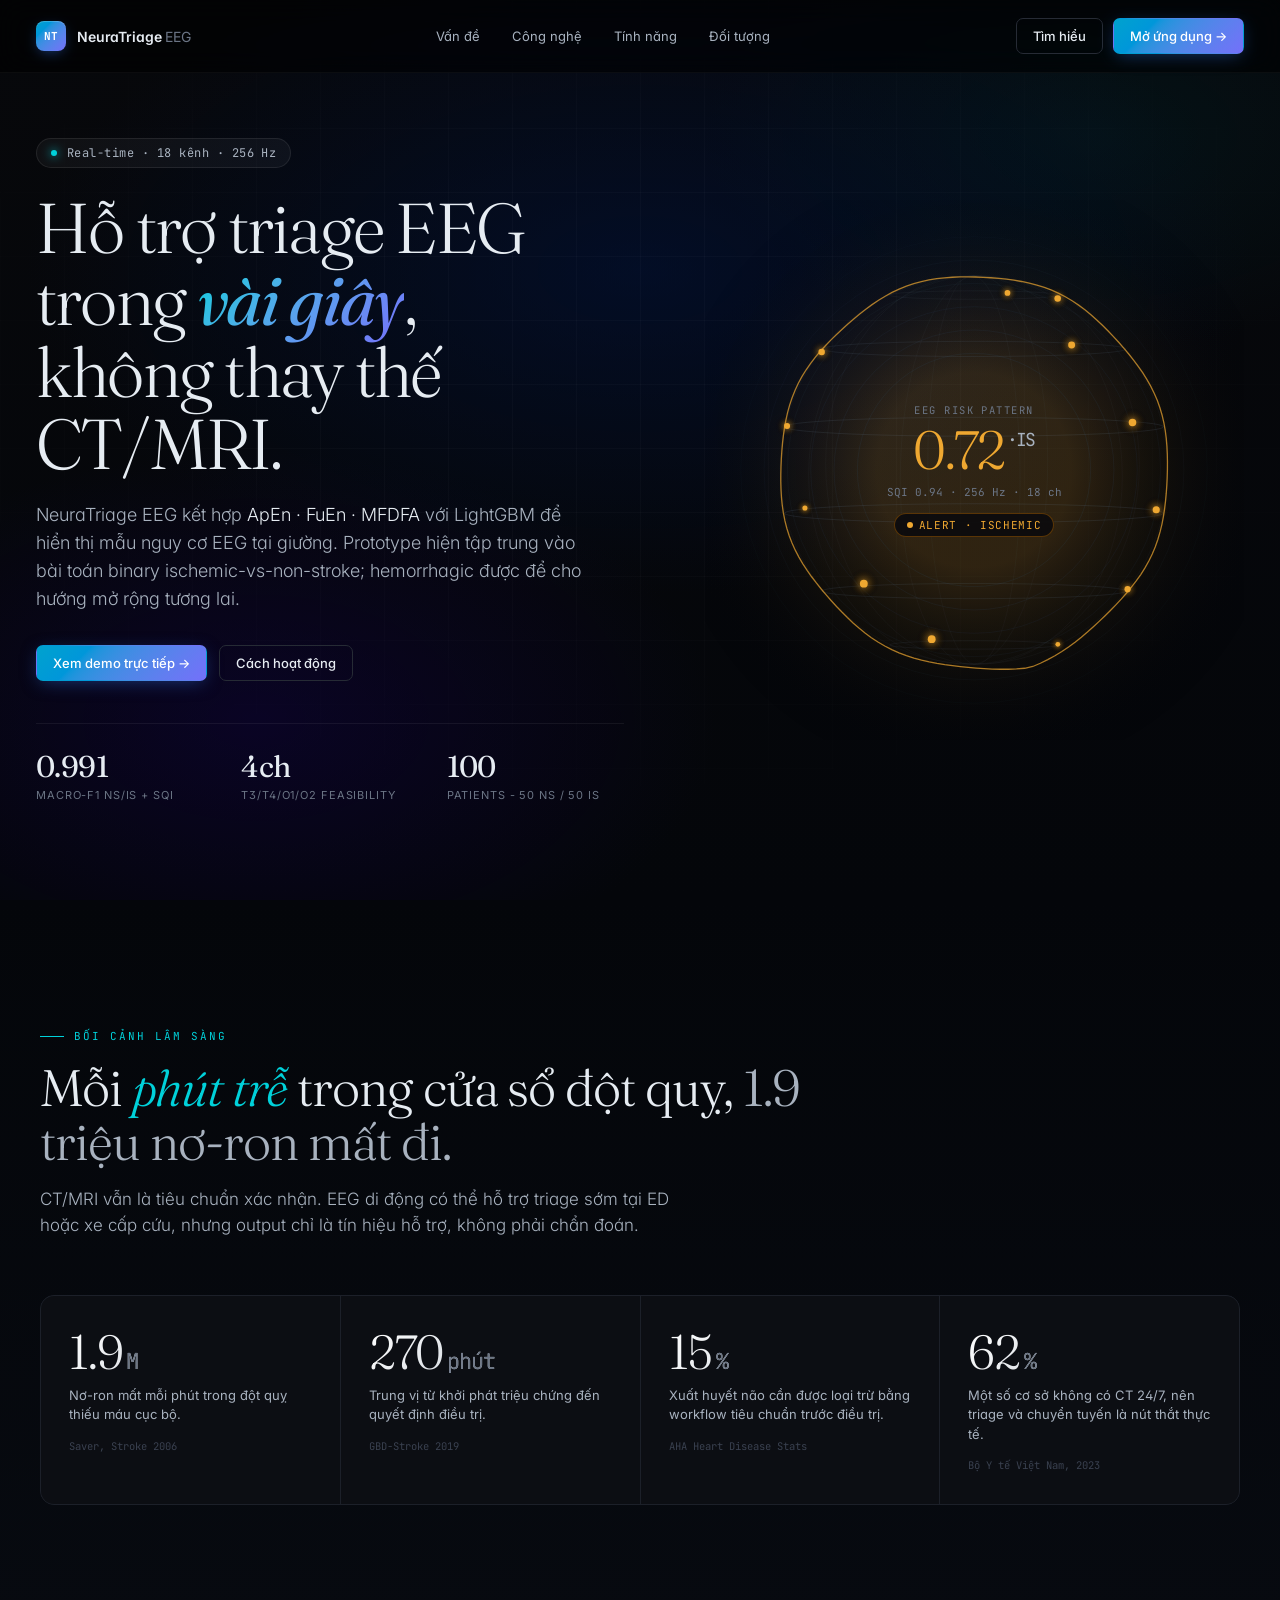
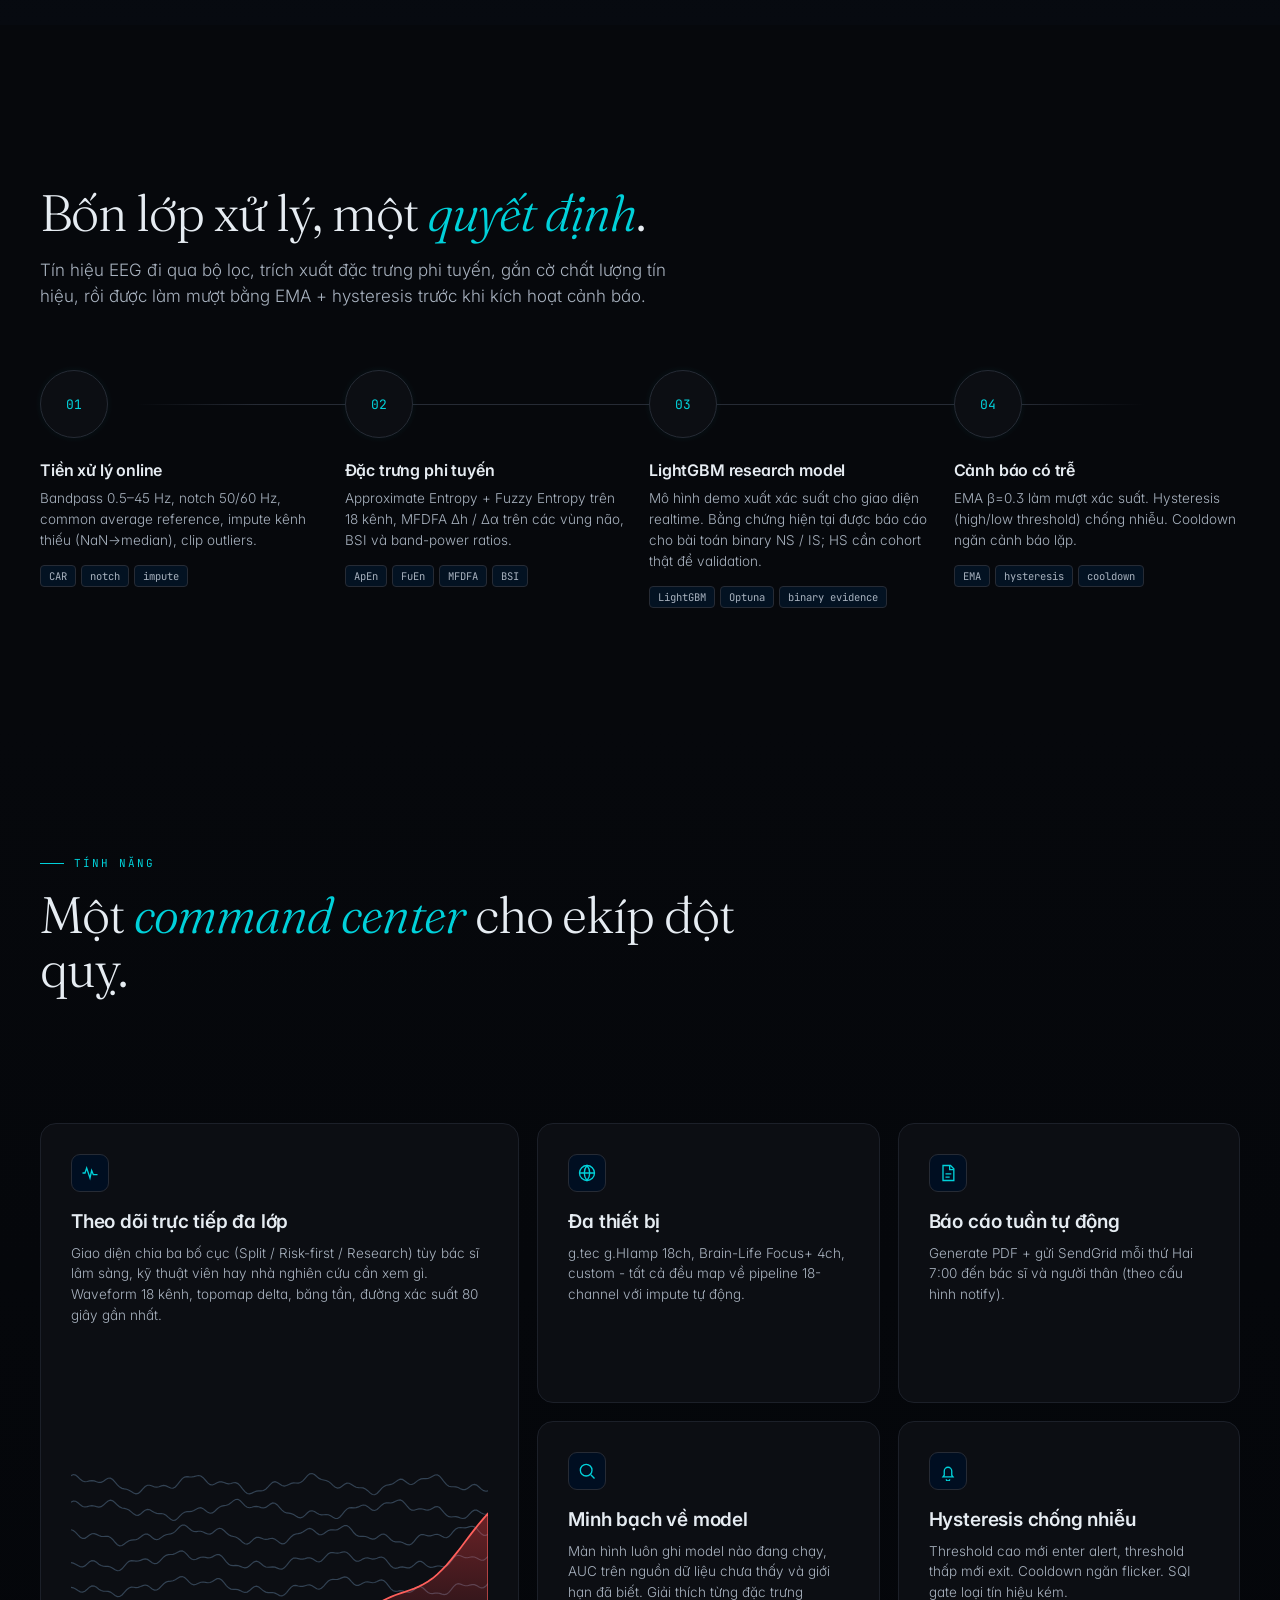
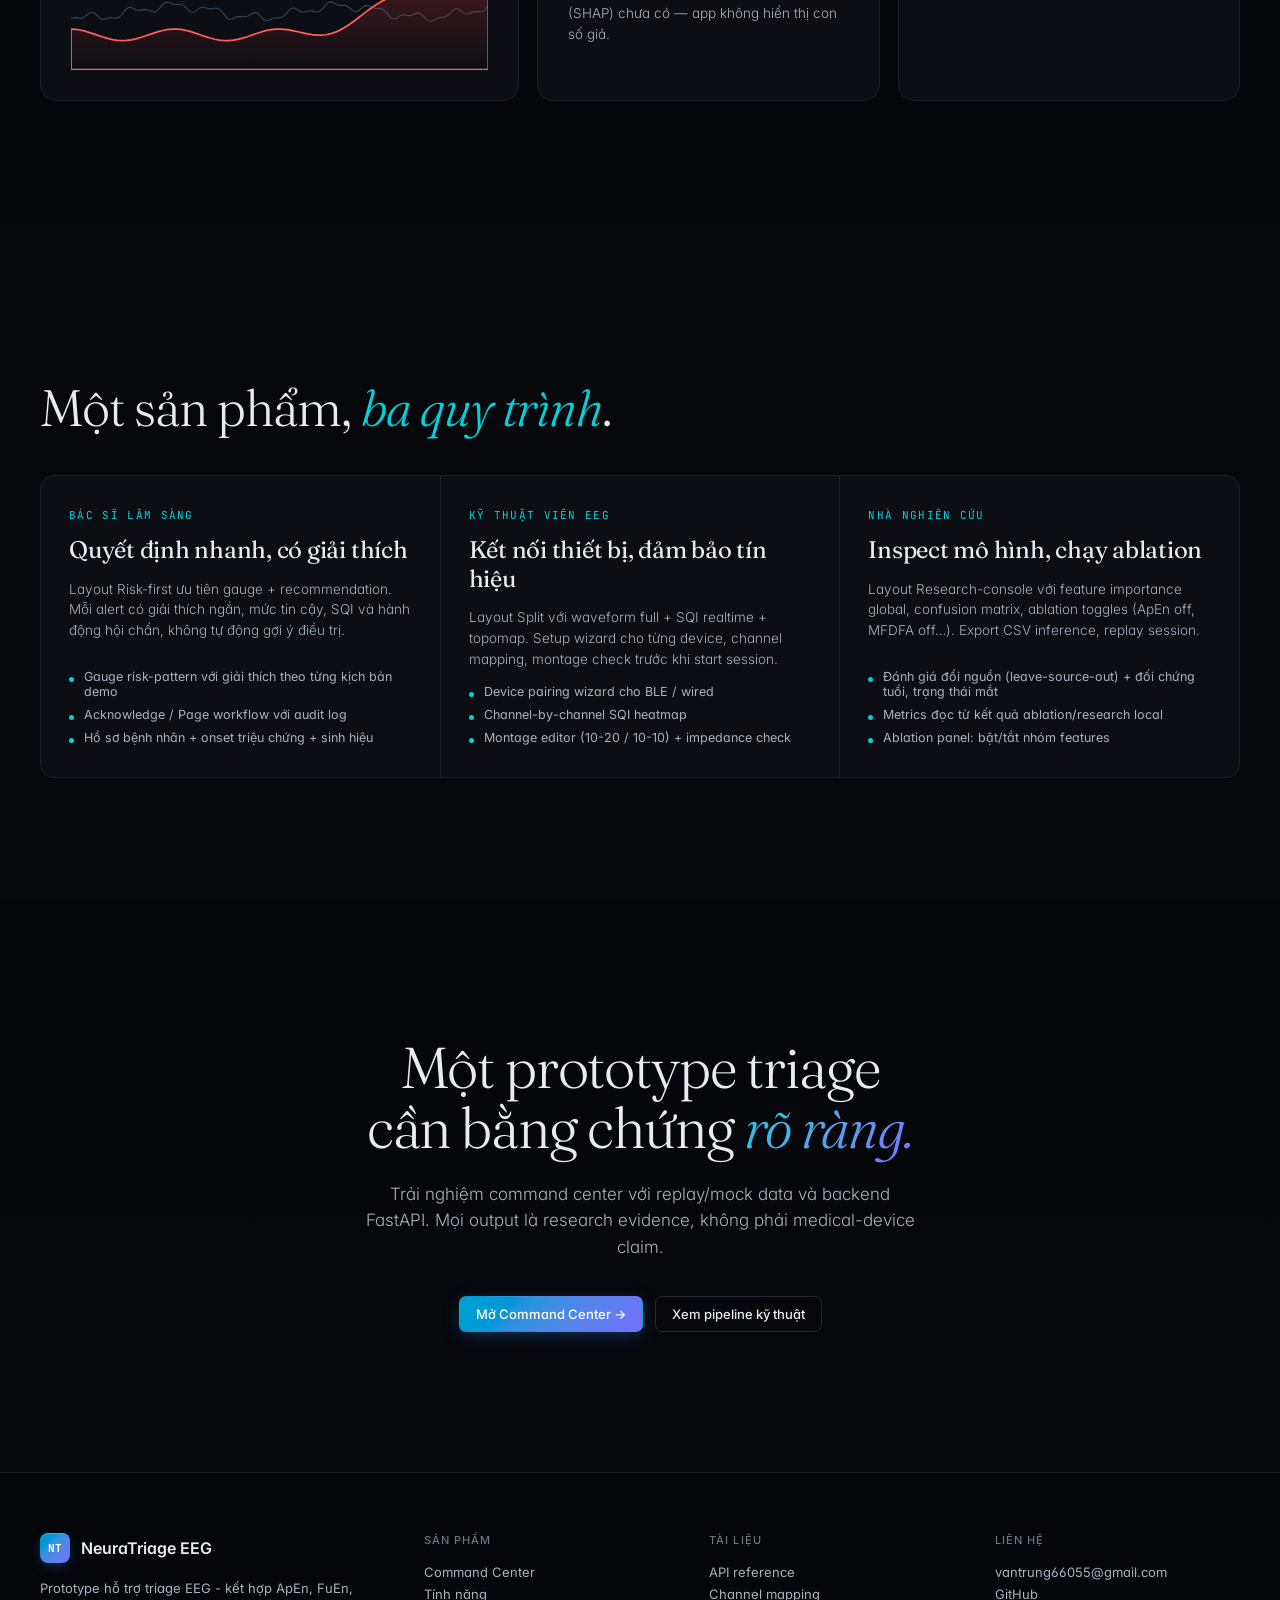
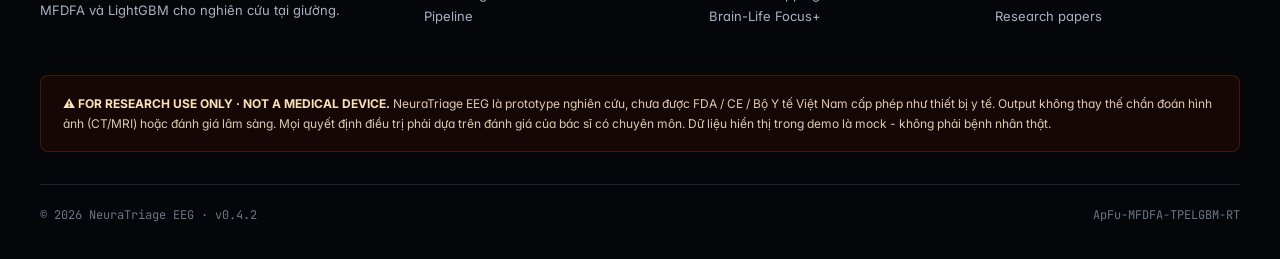
<file: backend/frontend/landing.html>
﻿<!DOCTYPE html>
<html lang="vi">
<head>
<meta charset="UTF-8">
<title>NeuraTriage EEG - EEG triage research prototype</title>
<meta name="viewport" content="width=device-width, initial-scale=1">
<link rel="preconnect" href="https://fonts.googleapis.com">
<link rel="preconnect" href="https://fonts.gstatic.com" crossorigin>
<link href="https://fonts.googleapis.com/css2?family=Inter:wght@300;400;500;600;700;800&family=JetBrains+Mono:wght@400;500;600&family=Fraunces:opsz,wght@9..144,300;9..144,400;9..144,500&display=swap" rel="stylesheet">
<style>
:root{
  --ink:#e6ecf2; --ink-2:#a8b2bf; --ink-3:#6b7585; --ink-4:#3a4150;
  --bg:#07080b; --bg-2:#0c0e13; --bg-3:#13161d; --line:#1c2029; --line-2:#262b35;
  --cyan:oklch(0.78 0.14 200); --cyan-2:oklch(0.65 0.15 220);
  --violet:oklch(0.62 0.20 280); --violet-2:oklch(0.50 0.22 285);
  --amber:oklch(0.78 0.15 75); --red:oklch(0.65 0.22 25); --green:oklch(0.72 0.16 152);
  --font-ui:"Inter",system-ui,sans-serif;
  --font-mono:"JetBrains Mono",ui-monospace,monospace;
  --font-display:"Fraunces",Georgia,serif;
}
*{box-sizing:border-box}
html,body{margin:0;padding:0;background:var(--bg);color:var(--ink);font-family:var(--font-ui);-webkit-font-smoothing:antialiased;font-feature-settings:"ss01","cv11";overflow-x:hidden}
a{color:inherit;text-decoration:none}
.mono{font-family:var(--font-mono);font-feature-settings:"tnum","zero"}
.display{font-family:var(--font-display);font-weight:400;letter-spacing:-0.02em}

/* ============ NAV ============ */
.nav{position:fixed;top:0;left:0;right:0;z-index:100;display:flex;align-items:center;justify-content:space-between;padding:18px 36px;backdrop-filter:blur(14px) saturate(140%);background:oklch(0.04 0.005 250 / 0.6);border-bottom:1px solid oklch(1 0 0 / 0.04)}
.nav-brand{display:flex;align-items:center;gap:11px;font-weight:600;letter-spacing:-0.01em;font-size:14px}
.nav-logo{width:30px;height:30px;border-radius:8px;background:linear-gradient(135deg,var(--cyan-2),var(--violet));display:grid;place-items:center;color:#fff;font-weight:700;font-size:11px;font-family:var(--font-mono);box-shadow:0 4px 14px -4px oklch(0.55 0.18 260 / 0.6),inset 0 1px 0 oklch(1 0 0 / 0.2)}
.nav-links{display:flex;gap:32px;font-size:13px;color:var(--ink-2)}
.nav-links a:hover{color:var(--ink)}
.nav-cta{display:flex;gap:10px;align-items:center}
.btn{font-family:inherit;font-size:13px;font-weight:500;padding:9px 16px;border-radius:7px;border:1px solid var(--line-2);background:transparent;color:var(--ink);cursor:pointer;display:inline-flex;align-items:center;gap:7px;transition:all .15s}
.btn:hover{background:oklch(1 0 0 / 0.04);border-color:oklch(1 0 0 / 0.18)}
.btn-primary{background:linear-gradient(135deg,var(--cyan-2),var(--violet));border-color:transparent;color:#fff;box-shadow:0 4px 18px -4px oklch(0.55 0.18 260 / 0.5)}
.btn-primary:hover{transform:translateY(-1px);box-shadow:0 8px 24px -4px oklch(0.55 0.18 260 / 0.65)}

/* ============ HERO ============ */
.hero{position:relative;min-height:100vh;display:flex;align-items:center;justify-content:center;overflow:hidden;padding:120px 36px 80px}
.hero-bg{position:absolute;inset:0;pointer-events:none;background:
  radial-gradient(ellipse 80% 60% at 50% 30%,oklch(0.20 0.10 250 / 0.5),transparent 60%),
  radial-gradient(ellipse 60% 50% at 20% 80%,oklch(0.18 0.14 280 / 0.4),transparent 60%),
  radial-gradient(ellipse 50% 40% at 85% 15%,oklch(0.22 0.10 200 / 0.35),transparent 60%),
  linear-gradient(180deg,#07080b 0%,#04060a 100%)}
.hero-grid{position:absolute;inset:0;background-image:linear-gradient(oklch(1 0 0 / 0.025) 1px,transparent 1px),linear-gradient(90deg,oklch(1 0 0 / 0.025) 1px,transparent 1px);background-size:64px 64px;mask-image:radial-gradient(ellipse 80% 70% at 50% 40%,black 30%,transparent 80%);-webkit-mask-image:radial-gradient(ellipse 80% 70% at 50% 40%,black 30%,transparent 80%);pointer-events:none}
.hero-inner{position:relative;z-index:5;width:100%;max-width:1280px;display:grid;grid-template-columns:1.05fr 1fr;gap:60px;align-items:center}
.hero-eyebrow{display:inline-flex;align-items:center;gap:10px;padding:6px 14px;border-radius:999px;background:oklch(1 0 0 / 0.04);border:1px solid oklch(1 0 0 / 0.08);font-size:12px;color:var(--ink-2);margin-bottom:24px;font-family:var(--font-mono);letter-spacing:0.04em}
.hero-eyebrow .pip{width:6px;height:6px;border-radius:50%;background:var(--cyan);box-shadow:0 0 10px var(--cyan);animation:pulse 1.6s ease-in-out infinite}
@keyframes pulse{0%,100%{opacity:1;transform:scale(1)}50%{opacity:0.5;transform:scale(1.5)}}
.hero h1{font-family:var(--font-display);font-weight:300;font-size:clamp(40px,5.5vw,76px);line-height:1.02;letter-spacing:-0.025em;margin:0 0 22px}
.hero h1 em{font-style:italic;font-weight:400;background:linear-gradient(135deg,var(--cyan),var(--violet));-webkit-background-clip:text;background-clip:text;color:transparent}
.hero p.lead{font-size:18px;line-height:1.55;color:var(--ink-2);max-width:560px;margin:0 0 32px;font-weight:300}
.hero-cta{display:flex;gap:12px;align-items:center;flex-wrap:wrap}
.hero-meta{display:flex;gap:28px;margin-top:42px;padding-top:28px;border-top:1px solid oklch(1 0 0 / 0.06)}
.hero-meta-item{flex:1}
.hero-meta-item .num{font-family:var(--font-display);font-size:30px;font-weight:400;letter-spacing:-0.02em;color:var(--ink);line-height:1}
.hero-meta-item .lbl{font-size:11px;color:var(--ink-3);text-transform:uppercase;letter-spacing:0.08em;margin-top:6px}

/* ============ SPHERE ============ */
.sphere-wrap{position:relative;width:100%;aspect-ratio:1;max-width:540px;justify-self:end}
.sphere-canvas{position:absolute;inset:0;width:100%;height:100%}
.sphere-readout{position:absolute;left:0;right:0;top:50%;transform:translateY(-50%);text-align:center;pointer-events:none}
.sphere-readout .label{font-size:10.5px;color:var(--ink-3);text-transform:uppercase;letter-spacing:0.14em;font-family:var(--font-mono);margin-bottom:6px}
.sphere-readout .val{font-family:var(--font-display);font-size:54px;font-weight:300;letter-spacing:-0.03em;line-height:1;color:var(--ink);transition:color .4s}
.sphere-readout .val .pct{font-family:var(--font-mono);font-size:18px;color:var(--ink-2);margin-left:2px;font-weight:400;vertical-align:top;position:relative;top:8px}
.sphere-readout .sub{font-size:11px;color:var(--ink-3);margin-top:8px;font-family:var(--font-mono)}
.sphere-readout .cls{margin-top:14px;display:inline-flex;gap:6px;padding:4px 12px;border-radius:999px;font-size:11px;font-family:var(--font-mono);letter-spacing:0.06em;border:1px solid;background:oklch(0.10 0.03 250 / 0.7);backdrop-filter:blur(8px)}

/* ============ SECTIONS ============ */
section{position:relative;padding:120px 36px}
.container{max-width:1200px;margin:0 auto}
.eyebrow{font-family:var(--font-mono);font-size:11px;color:var(--cyan);letter-spacing:0.18em;text-transform:uppercase;margin-bottom:18px;display:inline-flex;align-items:center;gap:10px}
.eyebrow::before{content:"";width:24px;height:1px;background:var(--cyan)}
h2.section-title{font-family:var(--font-display);font-size:clamp(32px,4vw,52px);line-height:1.05;letter-spacing:-0.02em;font-weight:300;margin:0 0 18px;max-width:780px}
h2.section-title em{font-style:italic;color:var(--cyan)}
p.section-lead{font-size:17px;line-height:1.55;color:var(--ink-2);max-width:640px;margin:0 0 56px;font-weight:300}

/* ============ PROBLEM ============ */
.problem{background:linear-gradient(180deg,#04060a 0%,#070a10 100%);position:relative;overflow:hidden}

/* Marquee facts — full-bleed background that rotates */
.problem-marquee{
  position:absolute;inset:0;pointer-events:none;z-index:0;
}
.problem-marquee .slide{
  position:absolute;inset:0;
  display:flex;align-items:center;justify-content:center;
  opacity:0;transition:opacity 1.2s ease;
}
.problem-marquee .slide.on{opacity:1}
.problem-marquee .num{
  font-family:var(--font-display);
  font-weight:300;
  letter-spacing:-0.06em;
  line-height:0.85;
  font-size:clamp(180px, 28vw, 440px);
  background:linear-gradient(180deg,
    oklch(0.30 0.08 25 / 0.18) 0%,
    oklch(0.20 0.06 25 / 0.05) 60%,
    transparent 100%);
  -webkit-background-clip:text;
  background-clip:text;
  color:transparent;
  white-space:nowrap;
  user-select:none;
  transform:scale(1);
  transition:transform 6s linear, opacity 1.2s ease;
}
.problem-marquee .slide.on .num{transform:scale(1.06)}
.problem-marquee .lbl-strip{
  position:absolute;left:0;right:0;bottom:8%;
  text-align:center;
  font-family:var(--font-mono);
  font-size:11px;letter-spacing:0.30em;text-transform:uppercase;
  color:oklch(0.55 0.10 25 / 0.55);
  pointer-events:none;
}
.problem-marquee .lbl-strip span{display:inline-block;padding:0 18px}
.problem-marquee .lbl-strip span.on{color:oklch(0.75 0.14 25);text-shadow:0 0 12px oklch(0.65 0.20 25 / 0.6)}
.problem-marquee::after{
  content:"";position:absolute;inset:0;
  background:radial-gradient(ellipse 80% 60% at 50% 50%, transparent 30%, #04060a 85%);
  pointer-events:none;
}

.problem .container{position:relative;z-index:1}
.problem-stats{display:grid;grid-template-columns:repeat(4,1fr);gap:1px;background:var(--line);border:1px solid var(--line);border-radius:14px;overflow:hidden;margin-top:40px}
.problem-stat{background:var(--bg-2);padding:32px 28px}
.problem-stat .n{font-family:var(--font-display);font-size:48px;font-weight:300;letter-spacing:-0.025em;line-height:1;background:linear-gradient(135deg,#fff,var(--ink-2));-webkit-background-clip:text;background-clip:text;color:transparent;margin-bottom:10px}
.problem-stat .n .small{font-size:22px;color:var(--ink-3);-webkit-text-fill-color:var(--ink-3);font-family:var(--font-mono);margin-left:4px}
.problem-stat .lbl{font-size:13px;color:var(--ink-2);line-height:1.5}
.problem-stat .src{font-size:10.5px;color:var(--ink-4);margin-top:14px;font-family:var(--font-mono)}

/* ============ HOW IT WORKS — pipeline ============ */
.pipeline{background:#06080c}
.pipeline-stages{display:grid;grid-template-columns:repeat(4,1fr);gap:18px;margin-top:60px;position:relative}
.pipeline-stages::before{content:"";position:absolute;top:34px;left:8%;right:8%;height:1px;background:linear-gradient(90deg,transparent,var(--line-2) 12%,var(--line-2) 88%,transparent);z-index:0}
.stage{position:relative;z-index:1}
.stage-idx{width:68px;height:68px;border-radius:50%;background:var(--bg-2);border:1px solid var(--line-2);display:grid;place-items:center;font-family:var(--font-mono);font-size:13px;color:var(--cyan);margin-bottom:22px;position:relative}
.stage-idx::after{content:"";position:absolute;inset:-6px;border-radius:50%;background:radial-gradient(circle,var(--cyan) 0%,transparent 70%);opacity:0.2;z-index:-1}
.stage h3{font-size:16px;font-weight:600;margin:0 0 8px;letter-spacing:-0.01em}
.stage p{font-size:13.5px;line-height:1.55;color:var(--ink-2);margin:0;font-weight:300}
.stage .tags{margin-top:14px;display:flex;flex-wrap:wrap;gap:5px}
.stage .tag{font-family:var(--font-mono);font-size:10.5px;padding:3px 8px;border-radius:4px;background:oklch(0.18 0.04 250);color:var(--ink-2);border:1px solid var(--line-2)}

/* ============ FEATURES grid ============ */
.features{background:linear-gradient(180deg,#06080c 0%,#04060a 100%)}
.feature-grid{display:grid;grid-template-columns:1.4fr 1fr 1fr;gap:18px;margin-top:50px}
.feature-grid .row-2{display:contents}
.feature-card{background:var(--bg-2);border:1px solid var(--line);border-radius:16px;padding:30px;position:relative;overflow:hidden;min-height:280px;display:flex;flex-direction:column}
.feature-card.tall{grid-row:span 2}
.feature-card h3{font-size:19px;font-weight:600;margin:0 0 10px;letter-spacing:-0.01em}
.feature-card p{font-size:13.5px;line-height:1.55;color:var(--ink-2);margin:0;font-weight:300}
.feature-card .visual{margin-top:22px;flex:1;min-height:130px;display:flex;align-items:flex-end;justify-content:center;position:relative}
.feature-card .ico{width:38px;height:38px;border-radius:9px;background:oklch(0.16 0.05 250);border:1px solid var(--line-2);display:grid;place-items:center;margin-bottom:18px;color:var(--cyan)}

/* ============ AUDIENCES ============ */
.aud{background:#06080c}
.aud-grid{display:grid;grid-template-columns:repeat(3,1fr);gap:1px;background:var(--line);border-radius:14px;overflow:hidden;border:1px solid var(--line);margin-top:40px}
.aud-card{background:var(--bg-2);padding:32px 28px;display:flex;flex-direction:column;gap:14px}
.aud-card .role{font-family:var(--font-mono);font-size:11px;color:var(--cyan);letter-spacing:0.12em;text-transform:uppercase}
.aud-card h3{font-family:var(--font-display);font-size:24px;font-weight:400;letter-spacing:-0.01em;margin:0;line-height:1.2}
.aud-card p{font-size:13.5px;line-height:1.55;color:var(--ink-2);margin:0;flex:1;font-weight:300}
.aud-card ul{list-style:none;padding:0;margin:0;display:flex;flex-direction:column;gap:8px}
.aud-card li{font-size:12.5px;color:var(--ink-2);display:flex;gap:10px;align-items:flex-start}
.aud-card li::before{content:"";width:5px;height:5px;border-radius:50%;background:var(--cyan);margin-top:8px;flex:none}

/* ============ CTA ============ */
.cta{background:linear-gradient(180deg,#04060a 0%,#08090d 100%);text-align:center;padding:140px 36px}
.cta h2{font-family:var(--font-display);font-size:clamp(36px,4.5vw,60px);line-height:1.05;letter-spacing:-0.02em;font-weight:300;margin:0 0 22px}
.cta h2 em{font-style:italic;background:linear-gradient(135deg,var(--cyan),var(--violet));-webkit-background-clip:text;background-clip:text;color:transparent}
.cta p{font-size:17px;color:var(--ink-2);max-width:560px;margin:0 auto 36px;font-weight:300;line-height:1.55}
.cta-row{display:flex;justify-content:center;gap:12px;flex-wrap:wrap}

/* ============ FOOTER ============ */
footer{padding:60px 36px 36px;background:#04060a;border-top:1px solid var(--line)}
.foot{max-width:1200px;margin:0 auto;display:grid;grid-template-columns:1.4fr 1fr 1fr 1fr;gap:40px}
.foot h4{font-size:11px;color:var(--ink-3);text-transform:uppercase;letter-spacing:0.1em;margin:0 0 14px;font-weight:500}
.foot a,.foot p{color:var(--ink-2);font-size:13px;line-height:1.7;display:block;margin:0}
.foot a:hover{color:var(--ink)}
.disclaimer{margin-top:48px;padding:18px 22px;background:oklch(0.18 0.06 60 / 0.5);border:1px solid oklch(0.45 0.16 60 / 0.4);border-radius:8px;font-size:12px;color:oklch(0.85 0.04 80);line-height:1.6}
.disclaimer strong{color:oklch(0.92 0.06 80)}
.foot-bottom{max-width:1200px;margin:32px auto 0;padding-top:22px;border-top:1px solid var(--line);display:flex;justify-content:space-between;font-size:12px;color:var(--ink-3);font-family:var(--font-mono)}

/* ============ Responsive ============ */
@media (max-width:980px){
  .hero-inner{grid-template-columns:1fr;gap:40px}
  .sphere-wrap{max-width:420px;margin:0 auto;justify-self:center}
  .problem-stats{grid-template-columns:repeat(2,1fr)}
  .pipeline-stages{grid-template-columns:repeat(2,1fr)}
  .pipeline-stages::before{display:none}
  .feature-grid{grid-template-columns:1fr 1fr}
  .feature-card.tall{grid-row:auto}
  .aud-grid{grid-template-columns:1fr}
  .foot{grid-template-columns:1fr 1fr}
  .nav-links{display:none}
}

/* ============ SCROLL REVEAL ============ */
.reveal{opacity:0;transform:translateY(28px);transition:opacity 0.9s cubic-bezier(0.2,0.7,0.2,1), transform 0.9s cubic-bezier(0.2,0.7,0.2,1);will-change:opacity,transform}
.reveal.r-left{transform:translateX(-32px)}
.reveal.r-right{transform:translateX(32px)}
.reveal.r-scale{transform:scale(0.94)}
.reveal.r-fade{transform:none}
.reveal.in{opacity:1;transform:none}
.reveal-stagger > *{opacity:0;transform:translateY(22px);transition:opacity 0.7s cubic-bezier(0.2,0.7,0.2,1), transform 0.7s cubic-bezier(0.2,0.7,0.2,1)}
.reveal-stagger.in > *{opacity:1;transform:none}
.reveal-stagger.in > *:nth-child(1){transition-delay:0.05s}
.reveal-stagger.in > *:nth-child(2){transition-delay:0.13s}
.reveal-stagger.in > *:nth-child(3){transition-delay:0.21s}
.reveal-stagger.in > *:nth-child(4){transition-delay:0.29s}
.reveal-stagger.in > *:nth-child(5){transition-delay:0.37s}
.reveal-stagger.in > *:nth-child(6){transition-delay:0.45s}
@media (prefers-reduced-motion: reduce){
  .reveal,.reveal-stagger > *{transition:none;opacity:1;transform:none}
}
</style>
</head>
<body>

<!-- ============ NAV ============ -->
<nav class="nav">
  <a href="#" class="nav-brand">
    <span class="nav-logo">NT</span>
    <span>NeuraTriage <span style="color:var(--ink-3);font-weight:400">EEG</span></span>
  </a>
  <div class="nav-links">
    <a href="#problem">Vấn đề</a>
    <a href="#pipeline">Công nghệ</a>
    <a href="#features">Tính năng</a>
    <a href="#audience">Đối tượng</a>
  </div>
  <div class="nav-cta">
    <a class="btn" href="#problem">Tìm hiểu</a>
    <a class="btn btn-primary" href="app.html">Mở ứng dụng →</a>
  </div>
</nav>

<!-- ============ HERO ============ -->
<header class="hero">
  <div class="hero-bg"></div>
  <div class="hero-grid"></div>
  <div class="hero-inner">
    <div>
      <div class="hero-eyebrow"><span class="pip"></span><span>Real-time · 18 kênh · 256 Hz</span></div>
      <h1>Hỗ trợ triage EEG<br/>trong <em>vài giây</em>,<br/>không thay thế CT/MRI.</h1>
      <p class="lead">NeuraTriage EEG kết hợp <span style="color:var(--ink)">ApEn · FuEn · MFDFA</span> với LightGBM để hiển thị mẫu nguy cơ EEG tại giường. Prototype hiện tập trung vào bài toán binary ischemic-vs-non-stroke; hemorrhagic được để cho hướng mở rộng tương lai.</p>
      <div class="hero-cta">
        <a class="btn btn-primary" href="app.html">Xem demo trực tiếp →</a>
        <a class="btn" href="#pipeline">Cách hoạt động</a>
      </div>
      <div class="hero-meta">
        <div class="hero-meta-item">
          <div class="num">0.991</div>
          <div class="lbl">Macro-F1 NS/IS + SQI</div>
        </div>
        <div class="hero-meta-item">
          <div class="num">4ch</div>
          <div class="lbl">T3/T4/O1/O2 feasibility</div>
        </div>
        <div class="hero-meta-item">
          <div class="num">100</div>
          <div class="lbl">Patients - 50 NS / 50 IS</div>
        </div>
      </div>
    </div>
    <!-- Sphere -->
    <div class="sphere-wrap">
      <canvas id="sphere" class="sphere-canvas"></canvas>
      <div class="sphere-readout">
        <div class="label">EEG risk pattern</div>
        <div class="val" id="sphereVal">0.71<span class="pct">·IS</span></div>
        <div class="sub" id="sphereSub">SQI 0.91 · 256 Hz · 18 ch</div>
        <div class="cls" id="sphereCls" style="color:var(--red);border-color:oklch(0.45 0.18 25 / 0.5)">
          <span style="width:6px;height:6px;border-radius:50%;background:currentColor;align-self:center"></span>
          DEMO · BINARY NS/IS
        </div>
      </div>
    </div>
  </div>
</header>

<!-- ============ PROBLEM ============ -->
<section id="problem" class="problem">
  <div class="container">
    <div class="eyebrow reveal">Bối cảnh lâm sàng</div>
    <h2 class="section-title reveal">Mỗi <em>phút trễ</em> trong cửa sổ đột quỵ, <span style="color:var(--ink-2)">1.9 triệu nơ-ron mất đi.</span></h2>
    <p class="section-lead">CT/MRI vẫn là tiêu chuẩn xác nhận. EEG di động có thể hỗ trợ triage sớm tại ED hoặc xe cấp cứu, nhưng output chỉ là tín hiệu hỗ trợ, không phải chẩn đoán.</p>
    <div class="problem-stats reveal-stagger">
      <div class="problem-stat">
        <div class="n">1.9<span class="small">M</span></div>
        <div class="lbl">Nơ-ron mất mỗi phút trong đột quỵ thiếu máu cục bộ.</div>
        <div class="src">Saver, Stroke 2006</div>
      </div>
      <div class="problem-stat">
        <div class="n">270<span class="small">phút</span></div>
        <div class="lbl">Trung vị từ khởi phát triệu chứng đến quyết định điều trị.</div>
        <div class="src">GBD-Stroke 2019</div>
      </div>
      <div class="problem-stat">
        <div class="n">15<span class="small">%</span></div>
        <div class="lbl">Xuất huyết não cần được loại trừ bằng workflow tiêu chuẩn trước điều trị.</div>
        <div class="src">AHA Heart Disease Stats</div>
      </div>
      <div class="problem-stat">
        <div class="n">62<span class="small">%</span></div>
        <div class="lbl">Một số cơ sở không có CT 24/7, nên triage và chuyển tuyến là nút thắt thực tế.</div>
        <div class="src">Bộ Y tế Việt Nam, 2023</div>
      </div>
    </div>
  </div>
</section>

<!-- ============ PIPELINE ============ -->
<section id="pipeline" class="pipeline">
  <div class="container">
    <div class="eyebrow reveal">Pipeline kỹ thuật</div>
    <h2 class="section-title reveal">Bốn lớp xử lý, một <em>quyết định</em>.</h2>
    <p class="section-lead reveal">Tín hiệu EEG đi qua bộ lọc, trích xuất đặc trưng phi tuyến, gắn cờ chất lượng tín hiệu, rồi được làm mượt bằng EMA + hysteresis trước khi kích hoạt cảnh báo.</p>
    <div class="pipeline-stages reveal-stagger">
      <div class="stage">
        <div class="stage-idx">01</div>
        <h3>Tiền xử lý online</h3>
        <p>Bandpass 0.5–45 Hz, notch 50/60 Hz, common average reference, impute kênh thiếu (NaN→median), clip outliers.</p>
        <div class="tags"><span class="tag">CAR</span><span class="tag">notch</span><span class="tag">impute</span></div>
      </div>
      <div class="stage">
        <div class="stage-idx">02</div>
        <h3>Đặc trưng phi tuyến</h3>
        <p>Approximate Entropy + Fuzzy Entropy trên 18 kênh, MFDFA Δh / Δα trên các vùng não, BSI và band-power ratios.</p>
        <div class="tags"><span class="tag">ApEn</span><span class="tag">FuEn</span><span class="tag">MFDFA</span><span class="tag">BSI</span></div>
      </div>
      <div class="stage">
        <div class="stage-idx">03</div>
        <h3>LightGBM research model</h3>
        <p>Mô hình demo xuất xác suất cho giao diện realtime. Bằng chứng hiện tại được báo cáo cho bài toán binary NS / IS; HS cần cohort thật để validation.</p>
        <div class="tags"><span class="tag">LightGBM</span><span class="tag">Optuna</span><span class="tag">binary evidence</span></div>
      </div>
      <div class="stage">
        <div class="stage-idx">04</div>
        <h3>Cảnh báo có trễ</h3>
        <p>EMA β=0.3 làm mượt xác suất. Hysteresis (high/low threshold) chống nhiễu. Cooldown ngăn cảnh báo lặp.</p>
        <div class="tags"><span class="tag">EMA</span><span class="tag">hysteresis</span><span class="tag">cooldown</span></div>
      </div>
    </div>
  </div>
</section>

<!-- ============ FEATURES ============ -->
<section id="features" class="features">
  <div class="container">
    <div class="eyebrow reveal">Tính năng</div>
    <h2 class="section-title reveal">Một <em>command center</em> cho ekíp đột quỵ.</h2>
    <p class="section-lead reveal">Từ giường bệnh đến hội chẩn từ xa. Đồng bộ với hồ sơ bệnh nhân, người thân, và lịch trình báo cáo.</p>
    <div class="feature-grid reveal-stagger">
      <div class="feature-card tall">
        <div class="ico">
          <svg viewBox="0 0 24 24" width="20" height="20" fill="none" stroke="currentColor" stroke-width="1.6"><path d="M3 12h3l2-6 4 12 2-9 2 5h5"/></svg>
        </div>
        <h3>Theo dõi trực tiếp đa lớp</h3>
        <p>Giao diện chia ba bố cục (Split / Risk-first / Research) tùy bác sĩ lâm sàng, kỹ thuật viên hay nhà nghiên cứu cần xem gì. Waveform 18 kênh, topomap delta, băng tần, đường xác suất 80 giây gần nhất.</p>
        <div class="visual">
          <svg viewBox="0 0 360 180" width="100%" preserveAspectRatio="xMidYMid meet">
            <defs><linearGradient id="grA" x1="0" x2="0" y1="0" y2="1"><stop offset="0" stop-color="oklch(0.65 0.22 25)" stop-opacity="0.4"/><stop offset="1" stop-color="oklch(0.65 0.22 25)" stop-opacity="0"/></linearGradient></defs>
            <g id="featWaves"></g>
            <path id="featProb" fill="url(#grA)" stroke="oklch(0.7 0.20 25)" stroke-width="1.5"/>
          </svg>
        </div>
      </div>
      <div class="feature-card">
        <div class="ico">
          <svg viewBox="0 0 24 24" width="20" height="20" fill="none" stroke="currentColor" stroke-width="1.6"><circle cx="12" cy="12" r="9"/><path d="M3 12h18M12 3a14 14 0 0 1 0 18 14 14 0 0 1 0-18z"/></svg>
        </div>
        <h3>Đa thiết bị</h3>
        <p>g.tec g.HIamp 18ch, Brain-Life Focus+ 4ch, custom - tất cả đều map về pipeline 18-channel với impute tự động.</p>
      </div>
      <div class="feature-card">
        <div class="ico">
          <svg viewBox="0 0 24 24" width="20" height="20" fill="none" stroke="currentColor" stroke-width="1.6"><path d="M6 3h9l4 4v14H6z"/><path d="M14 3v5h5M9 13h7M9 17h5"/></svg>
        </div>
        <h3>Báo cáo tuần tự động</h3>
        <p>Generate PDF + gửi SendGrid mỗi thứ Hai 7:00 đến bác sĩ và người thân (theo cấu hình notify).</p>
      </div>
      <div class="feature-card">
        <div class="ico">
          <svg viewBox="0 0 24 24" width="20" height="20" fill="none" stroke="currentColor" stroke-width="1.6"><circle cx="11" cy="11" r="7"/><path d="M21 21l-4.4-4.4"/></svg>
        </div>
        <h3>Minh bạch về model</h3>
        <p>Màn hình luôn ghi model nào đang chạy, AUC trên nguồn dữ liệu chưa thấy và giới hạn đã biết. Giải thích từng đặc trưng (SHAP) chưa có — app không hiển thị con số giả.</p>
      </div>
      <div class="feature-card">
        <div class="ico">
          <svg viewBox="0 0 24 24" width="20" height="20" fill="none" stroke="currentColor" stroke-width="1.6"><path d="M6 19h12l-1.5-2v-5a4.5 4.5 0 0 0-9 0v5L6 19z"/><path d="M10 22a2 2 0 0 0 4 0"/></svg>
        </div>
        <h3>Hysteresis chống nhiễu</h3>
        <p>Threshold cao mới enter alert, threshold thấp mới exit. Cooldown ngăn flicker. SQI gate loại tín hiệu kém.</p>
      </div>
    </div>
  </div>
</section>

<!-- ============ AUDIENCES ============ -->
<section id="audience" class="aud">
  <div class="container">
    <div class="eyebrow reveal">Đối tượng sử dụng</div>
    <h2 class="section-title reveal">Một sản phẩm, <em>ba quy trình</em>.</h2>
    <div class="aud-grid reveal-stagger">
      <div class="aud-card">
        <div class="role">Bác sĩ lâm sàng</div>
        <h3>Quyết định nhanh, có giải thích</h3>
        <p>Layout Risk-first ưu tiên gauge + recommendation. Mỗi alert có giải thích ngắn, mức tin cậy, SQI và hành động hội chẩn, không tự động gợi ý điều trị.</p>
        <ul>
          <li>Gauge risk-pattern với giải thích theo từng kịch bản demo</li>
          <li>Acknowledge / Page workflow với audit log</li>
          <li>Hồ sơ bệnh nhân + onset triệu chứng + sinh hiệu</li>
        </ul>
      </div>
      <div class="aud-card">
        <div class="role">Kỹ thuật viên EEG</div>
        <h3>Kết nối thiết bị, đảm bảo tín hiệu</h3>
        <p>Layout Split với waveform full + SQI realtime + topomap. Setup wizard cho từng device, channel mapping, montage check trước khi start session.</p>
        <ul>
          <li>Device pairing wizard cho BLE / wired</li>
          <li>Channel-by-channel SQI heatmap</li>
          <li>Montage editor (10-20 / 10-10) + impedance check</li>
        </ul>
      </div>
      <div class="aud-card">
        <div class="role">Nhà nghiên cứu</div>
        <h3>Inspect mô hình, chạy ablation</h3>
        <p>Layout Research-console với feature importance global, confusion matrix, ablation toggles (ApEn off, MFDFA off…). Export CSV inference, replay session.</p>
        <ul>
          <li>Đánh giá đổi nguồn (leave-source-out) + đối chứng tuổi, trạng thái mắt</li>
          <li>Metrics đọc từ kết quả ablation/research local</li>
          <li>Ablation panel: bật/tắt nhóm features</li>
        </ul>
      </div>
    </div>
  </div>
</section>

<!-- ============ CTA ============ -->
<section class="cta">
  <h2 class="reveal r-scale">Một prototype triage<br/>cần bằng chứng <em>rõ ràng.</em></h2>
  <p class="reveal">Trải nghiệm command center với replay/mock data và backend FastAPI. Mọi output là research evidence, không phải medical-device claim.</p>
  <div class="cta-row reveal">
    <a class="btn btn-primary" href="app.html">Mở Command Center →</a>
    <a class="btn" href="#pipeline">Xem pipeline kỹ thuật</a>
  </div>
</section>

<!-- ============ FOOTER ============ -->
<footer>
  <div class="foot">
    <div>
      <div style="display:flex;align-items:center;gap:11px;margin-bottom:14px">
        <span class="nav-logo">NT</span>
        <span style="font-weight:600">NeuraTriage EEG</span>
      </div>
      <p style="max-width:320px">Prototype hỗ trợ triage EEG - kết hợp ApEn, FuEn, MFDFA và LightGBM cho nghiên cứu tại giường.</p>
    </div>
    <div>
      <h4>Sản phẩm</h4>
      <a href="app.html">Command Center</a>
      <a href="#features">Tính năng</a>
      <a href="#pipeline">Pipeline</a>
    </div>
    <div>
      <h4>Tài liệu</h4>
      <a href="#">API reference</a>
      <a href="#">Channel mapping</a>
      <a href="#">Brain-Life Focus+</a>
    </div>
    <div>
      <h4>Liên hệ</h4>
      <a href="mailto:vantrung66055@gmail.com">vantrung66055@gmail.com</a>
      <a href="https://github.com/LeXuanQue" target="_blank" rel="noopener">GitHub</a>
      <a href="#">Research papers</a>
    </div>
  </div>
  <div class="foot" style="margin-top:0">
    <div style="grid-column:1/-1">
      <div class="disclaimer">
        <strong>⚠ FOR RESEARCH USE ONLY · NOT A MEDICAL DEVICE.</strong>
        NeuraTriage EEG là prototype nghiên cứu, chưa được FDA / CE / Bộ Y tế Việt Nam cấp phép như thiết bị y tế. Output không thay thế chẩn đoán hình ảnh (CT/MRI) hoặc đánh giá lâm sàng. Mọi quyết định điều trị phải dựa trên đánh giá của bác sĩ có chuyên môn. Dữ liệu hiển thị trong demo là mock - không phải bệnh nhân thật.
      </div>
    </div>
  </div>
  <div class="foot-bottom">
    <span>© 2026 NeuraTriage EEG · v0.4.2</span>
    <span>ApFu-MFDFA-TPELGBM-RT</span>
  </div>
</footer>

<!-- ============ SPHERE SCRIPT ============ -->
<script>
(function(){
  const cv=document.getElementById("sphere");
  if(!cv) return;
  const ctx=cv.getContext("2d");
  let W=0,H=0,DPR=Math.min(2,window.devicePixelRatio||1);
  function resize(){const r=cv.getBoundingClientRect();W=r.width;H=r.height;cv.width=W*DPR;cv.height=H*DPR;ctx.setTransform(DPR,0,0,DPR,0,0);}
  resize();
  new ResizeObserver(resize).observe(cv);

  // Build 18 EEG-like channel positions on a sphere (10-20 system inspired)
  const N_CH=18, N_RING=24;
  const channels=[];
  for(let i=0;i<N_CH;i++){
    const lat=(i%6)/5*Math.PI*0.7-Math.PI*0.35;
    const lon=(Math.floor(i/6))/3*Math.PI*2+i*0.3;
    channels.push({lat,lon,phase:Math.random()*Math.PI*2,freq:1+Math.random()*3});
  }

  let t0=performance.now();
  // Class state - binary NS/IS scope for the public demo
  const classes=[
    {key:"IS",label:"ISCHEMIC",color:"oklch(0.78 0.15 75)",col2:"oklch(0.55 0.16 75 / 0.5)",p:0.71,sub:"ALERT · ISCHEMIC"},
    {key:"NS",label:"NO STROKE",color:"oklch(0.72 0.16 152)",col2:"oklch(0.55 0.16 152 / 0.5)",p:0.83,sub:"MONITOR · STABLE"},
  ];
  let curIdx=0,nextIdx=1,blend=0;
  const valEl=document.getElementById("sphereVal");
  const subEl=document.getElementById("sphereSub");
  const clsEl=document.getElementById("sphereCls");

  function lerpColor(a,b,t){return t<0.5?a:b}

  function frame(){
    const now=performance.now(),dt=(now-t0)/1000;
    // cycle every 5s, transition over 1s
    const cyc=(dt%5)/5;
    if(cyc>0.8){blend=(cyc-0.8)/0.2;}else{blend=0;curIdx=Math.floor(dt/5)%classes.length;nextIdx=(curIdx+1)%classes.length;}
    const C=classes[curIdx],Cn=classes[nextIdx];
    const probDisp=C.p+(Cn.p-C.p)*blend*0.3+Math.sin(dt*0.7)*0.015;
    const colorNow=blend>0.5?Cn.color:C.color;
    const labelNow=blend>0.5?Cn.label:C.label;
    const subNow=blend>0.5?Cn.sub:C.sub;

    // update readout
    valEl.innerHTML=probDisp.toFixed(2)+'<span class="pct">·'+(blend>0.5?Cn.key:C.key)+'</span>';
    valEl.style.color=colorNow;
    subEl.textContent=`SQI ${(0.91+Math.sin(dt*0.4)*0.04).toFixed(2)} · 256 Hz · 18 ch`;
    clsEl.style.color=colorNow;
    clsEl.style.borderColor=blend>0.5?Cn.col2:C.col2;
    clsEl.childNodes[clsEl.childNodes.length-1].textContent=" "+subNow;

    // draw
    ctx.clearRect(0,0,W,H);
    const cx=W/2,cy=H/2,R=Math.min(W,H)*0.36;

    // Outer halo
    const g=ctx.createRadialGradient(cx,cy,R*0.5,cx,cy,R*1.6);
    g.addColorStop(0,colorNow.replace(")"," / 0.18)").replace("oklch","oklch"));
    g.addColorStop(1,"transparent");
    ctx.fillStyle=g;
    ctx.fillRect(0,0,W,H);

    // Concentric rings (probability "horizon")
    for(let r=0;r<6;r++){
      const rr=R*(0.6+r*0.12);
      ctx.beginPath();
      ctx.arc(cx,cy,rr,0,Math.PI*2);
      ctx.strokeStyle=`oklch(0.4 0.05 250 / ${0.18-r*0.025})`;
      ctx.lineWidth=1;
      ctx.stroke();
    }

    // Rotating wireframe sphere — latitudes and longitudes
    const yaw=dt*0.18,pitch=Math.sin(dt*0.13)*0.18;
    function project(lat,lon){
      const x=Math.cos(lat)*Math.sin(lon+yaw);
      const y=Math.sin(lat)*Math.cos(pitch)-Math.cos(lat)*Math.cos(lon+yaw)*Math.sin(pitch);
      const z=Math.sin(lat)*Math.sin(pitch)+Math.cos(lat)*Math.cos(lon+yaw)*Math.cos(pitch);
      return {x:cx+x*R,y:cy+y*R,z};
    }
    // longitudes
    ctx.lineWidth=0.8;
    for(let i=0;i<10;i++){
      const lon=i/10*Math.PI*2;
      ctx.beginPath();
      for(let j=0;j<=40;j++){
        const lat=-Math.PI/2+j/40*Math.PI;
        const p=project(lat,lon);
        const alpha=0.06+Math.max(0,p.z)*0.18;
        ctx.strokeStyle=`oklch(0.6 0.04 250 / ${alpha.toFixed(3)})`;
        if(j===0) ctx.moveTo(p.x,p.y); else { ctx.lineTo(p.x,p.y); }
      }
      ctx.stroke();
    }
    // latitudes
    for(let i=1;i<7;i++){
      const lat=-Math.PI/2+i/7*Math.PI;
      ctx.beginPath();
      for(let j=0;j<=60;j++){
        const lon=j/60*Math.PI*2;
        const p=project(lat,lon);
        const alpha=0.05+Math.max(0,p.z)*0.15;
        ctx.strokeStyle=`oklch(0.6 0.04 250 / ${alpha.toFixed(3)})`;
        if(j===0) ctx.moveTo(p.x,p.y); else { ctx.lineTo(p.x,p.y); }
      }
      ctx.stroke();
    }

    // 18 EEG channel nodes — pulsate with sine
    for(const ch of channels){
      const p=project(ch.lat,ch.lon);
      if(p.z<-0.2) continue;
      const pulse=Math.sin(dt*ch.freq+ch.phase)*0.5+0.5;
      const radius=2.2+pulse*2.4*(0.5+Math.max(0,p.z)*0.5);
      // glow
      const gg=ctx.createRadialGradient(p.x,p.y,0,p.x,p.y,radius*4);
      gg.addColorStop(0,colorNow.replace(")"," / 0.6)"));
      gg.addColorStop(1,"transparent");
      ctx.fillStyle=gg;
      ctx.beginPath();ctx.arc(p.x,p.y,radius*4,0,Math.PI*2);ctx.fill();
      // core
      ctx.fillStyle=colorNow;
      ctx.beginPath();ctx.arc(p.x,p.y,radius,0,Math.PI*2);ctx.fill();
    }

    // Sweeping wave — circular probability sweep
    const sweepAng=(dt*0.6)%(Math.PI*2);
    ctx.beginPath();
    for(let a=0;a<=Math.PI*2;a+=0.04){
      const dist=Math.abs(((a-sweepAng+Math.PI*3)%(Math.PI*2))-Math.PI);
      const amp=Math.exp(-dist*2.5)*0.05;
      const rr=R+amp*R+Math.sin(a*8+dt*2)*1.5;
      const x=cx+Math.cos(a)*rr,y=cy+Math.sin(a)*rr;
      if(a===0) ctx.moveTo(x,y); else ctx.lineTo(x,y);
    }
    ctx.closePath();
    ctx.strokeStyle=colorNow.replace(")"," / 0.7)");
    ctx.lineWidth=1.3;
    ctx.stroke();

    requestAnimationFrame(frame);
  }
  requestAnimationFrame(frame);
})();

// Feature card mini-waveforms
(function(){
  const g=document.getElementById("featWaves");
  const probPath=document.getElementById("featProb");
  if(!g) return;
  const W=360,H=180,LANES=6;
  const traces=[];
  for(let i=0;i<LANES;i++){
    const y=20+i*22;
    const path=document.createElementNS("http://www.w3.org/2000/svg","path");
    path.setAttribute("fill","none");
    path.setAttribute("stroke","oklch(0.5 0.05 250 / 0.6)");
    path.setAttribute("stroke-width","1");
    g.appendChild(path);
    traces.push({path,y,phase:Math.random()*10,freq:0.04+Math.random()*0.03});
  }
  let t=0;
  setInterval(()=>{
    t+=1;
    for(const tr of traces){
      let d="";
      for(let x=0;x<=W;x+=2){
        const v=Math.sin(x*tr.freq+t*0.08+tr.phase)*5+Math.sin(x*0.18+t*0.1+tr.phase)*3+Math.sin(x*0.4+t*0.25)*1.5;
        d+=(x===0?"M":"L")+x+","+(tr.y+v).toFixed(1)+" ";
      }
      tr.path.setAttribute("d",d);
    }
    // probability curve at bottom
    let pd=`M0,${H} `;
    for(let x=0;x<=W;x+=4){
      const phase=t*0.04;
      const ramp=Math.max(0,(x/W-0.5)*2);
      const v=H-30-ramp*ramp*100-Math.sin(x*0.07+phase)*5;
      pd+=`L${x},${v.toFixed(1)} `;
    }
    pd+=`L${W},${H} Z`;
    probPath.setAttribute("d",pd);
  },50);
})();
</script>

<!-- ============ SCROLL REVEAL ============ -->
<script>
(function(){
  if (!("IntersectionObserver" in window)) {
    document.querySelectorAll(".reveal, .reveal-stagger").forEach(el => el.classList.add("in"));
    return;
  }
  const io = new IntersectionObserver((entries) => {
    entries.forEach(e => {
      if (e.isIntersecting) {
        e.target.classList.add("in");
        io.unobserve(e.target);
      }
    });
  }, { threshold: 0.18, rootMargin: "0px 0px -8% 0px" });
  document.querySelectorAll(".reveal, .reveal-stagger").forEach(el => io.observe(el));
})();
</script>

<!-- ============ PROBLEM MARQUEE ROTATION ============ -->
<script>
(function(){
  // marquee removed
})();
</script>

</body>
</html>
</file>
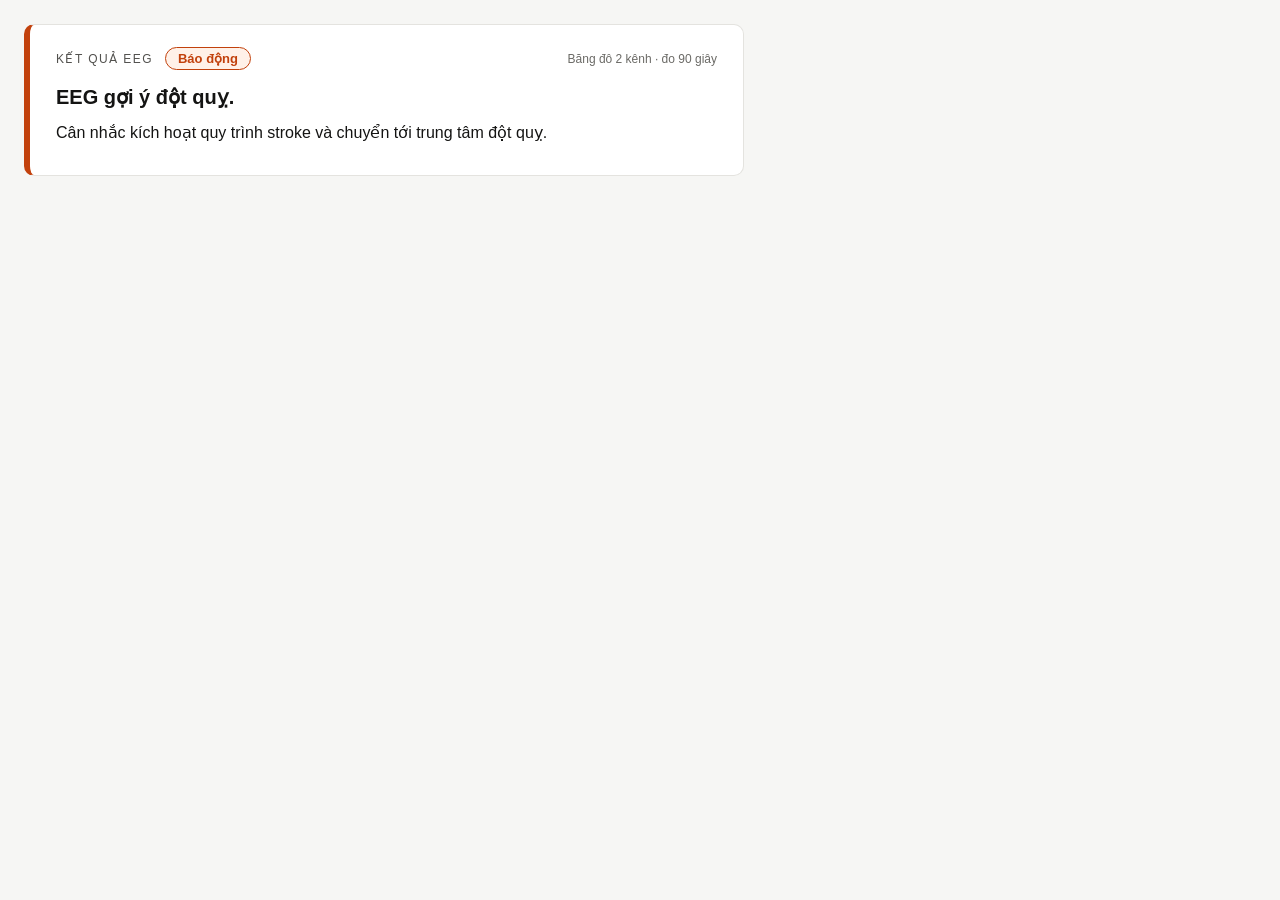
<file: docs/study2/screens/alert.html>
<!doctype html><html lang="vi"><head><meta charset="utf-8"><style>
body{margin:0;background:#f6f6f4;font-family:Inter,'Segoe UI',Roboto,Arial,sans-serif;color:#141413}
.card{box-sizing:border-box;width:720px;margin:24px;padding:22px 26px;background:#fff;
  border:1px solid #e4e3df;border-left:6px solid var(--accent);border-radius:10px}
.top{display:flex;align-items:center;gap:12px;margin-bottom:14px}
.title{font-size:12px;letter-spacing:.12em;text-transform:uppercase;color:#52514e}
.chip{font-size:13px;font-weight:600;color:var(--accent);background:var(--chip);
  border:1px solid var(--accent);border-radius:999px;padding:3px 12px}
.meta{margin-left:auto;font-size:12px;color:#6b6a66}
.head{font-size:20px;font-weight:650;line-height:1.35;margin:0 0 10px}
.action{font-size:16px;line-height:1.5;margin:0 0 8px}
.reason{font-size:14px;color:#52514e;margin:0}
</style></head><body><div class="card" style="--accent:#c2410c;--chip:#fff1e8"><div class="top"><span class="title">Kết quả EEG</span><span class="chip">Báo động</span><span class="meta">Băng đô 2 kênh · đo 90 giây</span></div><p class="head">EEG gợi ý đột quỵ.</p><p class="action">Cân nhắc kích hoạt quy trình stroke và chuyển tới trung tâm đột quỵ.</p></div></body></html>
</file>
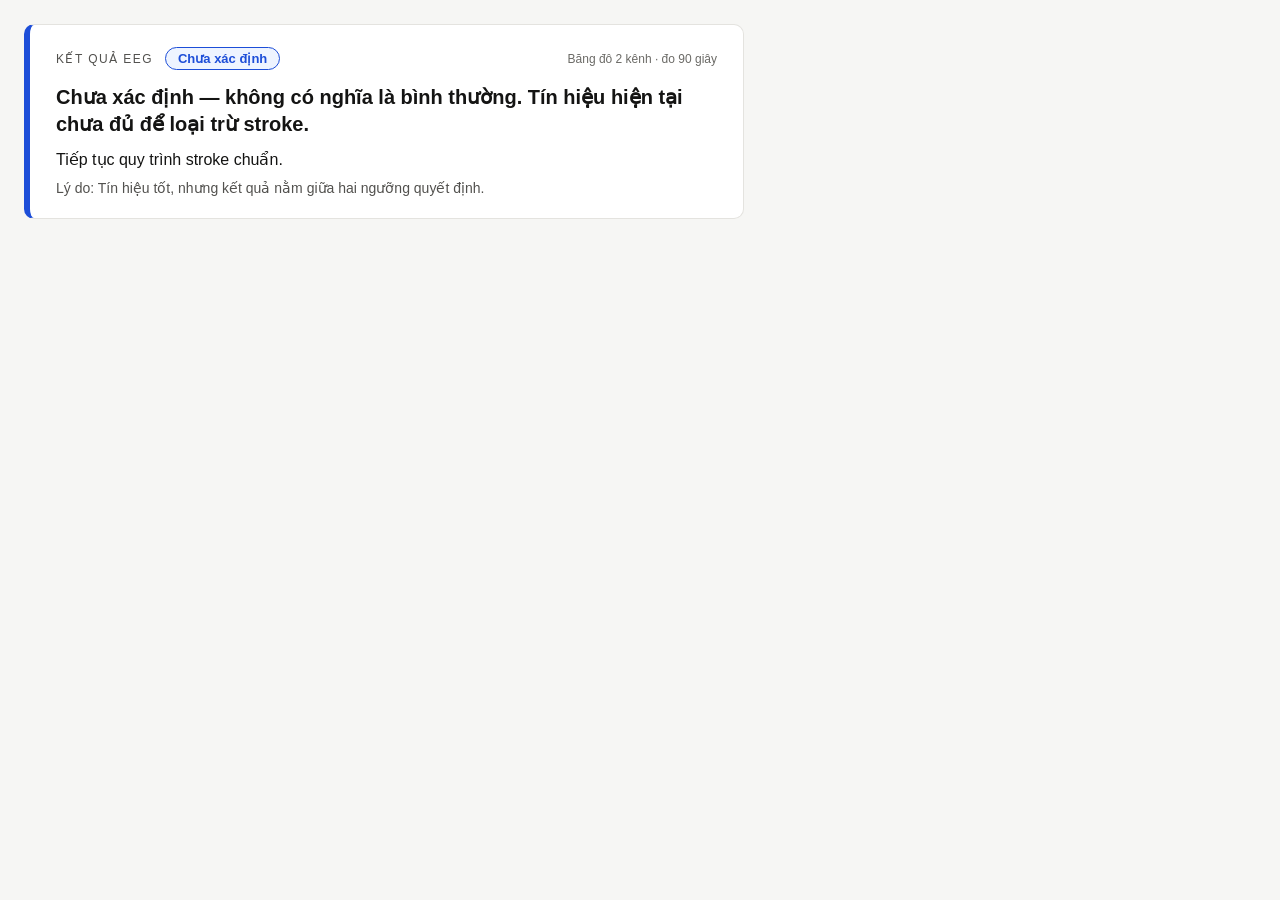
<file: docs/study2/screens/nd_action_ambiguous.html>
<!doctype html><html lang="vi"><head><meta charset="utf-8"><style>
body{margin:0;background:#f6f6f4;font-family:Inter,'Segoe UI',Roboto,Arial,sans-serif;color:#141413}
.card{box-sizing:border-box;width:720px;margin:24px;padding:22px 26px;background:#fff;
  border:1px solid #e4e3df;border-left:6px solid var(--accent);border-radius:10px}
.top{display:flex;align-items:center;gap:12px;margin-bottom:14px}
.title{font-size:12px;letter-spacing:.12em;text-transform:uppercase;color:#52514e}
.chip{font-size:13px;font-weight:600;color:var(--accent);background:var(--chip);
  border:1px solid var(--accent);border-radius:999px;padding:3px 12px}
.meta{margin-left:auto;font-size:12px;color:#6b6a66}
.head{font-size:20px;font-weight:650;line-height:1.35;margin:0 0 10px}
.action{font-size:16px;line-height:1.5;margin:0 0 8px}
.reason{font-size:14px;color:#52514e;margin:0}
</style></head><body><div class="card" style="--accent:#1d4ed8;--chip:#eef4ff"><div class="top"><span class="title">Kết quả EEG</span><span class="chip">Chưa xác định</span><span class="meta">Băng đô 2 kênh · đo 90 giây</span></div><p class="head">Chưa xác định — không có nghĩa là bình thường. Tín hiệu hiện tại chưa đủ để loại trừ stroke.</p><p class="action">Tiếp tục quy trình stroke chuẩn.</p><p class="reason">Lý do: Tín hiệu tốt, nhưng kết quả nằm giữa hai ngưỡng quyết định.</p></div></body></html>
</file>
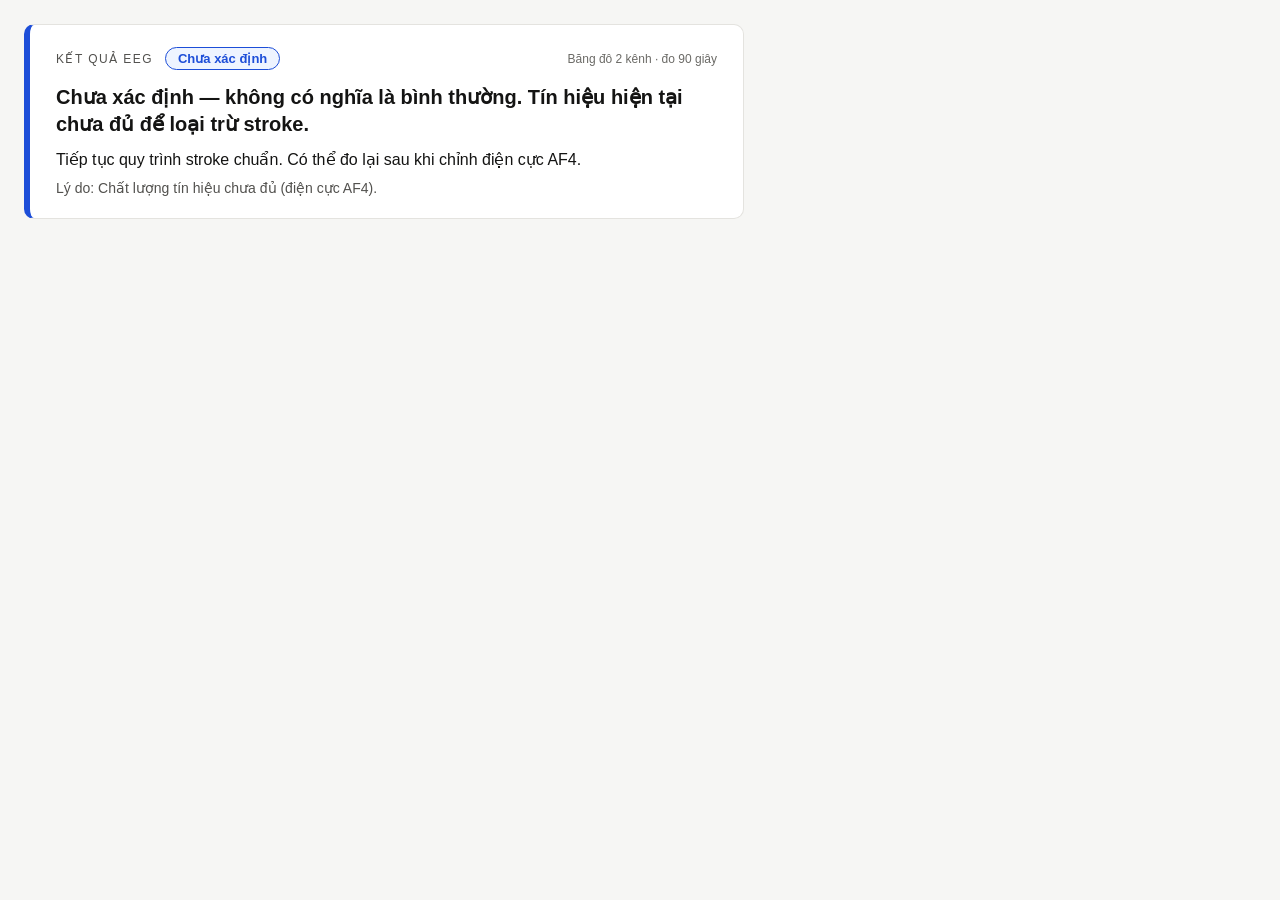
<file: docs/study2/screens/nd_action_quality.html>
<!doctype html><html lang="vi"><head><meta charset="utf-8"><style>
body{margin:0;background:#f6f6f4;font-family:Inter,'Segoe UI',Roboto,Arial,sans-serif;color:#141413}
.card{box-sizing:border-box;width:720px;margin:24px;padding:22px 26px;background:#fff;
  border:1px solid #e4e3df;border-left:6px solid var(--accent);border-radius:10px}
.top{display:flex;align-items:center;gap:12px;margin-bottom:14px}
.title{font-size:12px;letter-spacing:.12em;text-transform:uppercase;color:#52514e}
.chip{font-size:13px;font-weight:600;color:var(--accent);background:var(--chip);
  border:1px solid var(--accent);border-radius:999px;padding:3px 12px}
.meta{margin-left:auto;font-size:12px;color:#6b6a66}
.head{font-size:20px;font-weight:650;line-height:1.35;margin:0 0 10px}
.action{font-size:16px;line-height:1.5;margin:0 0 8px}
.reason{font-size:14px;color:#52514e;margin:0}
</style></head><body><div class="card" style="--accent:#1d4ed8;--chip:#eef4ff"><div class="top"><span class="title">Kết quả EEG</span><span class="chip">Chưa xác định</span><span class="meta">Băng đô 2 kênh · đo 90 giây</span></div><p class="head">Chưa xác định — không có nghĩa là bình thường. Tín hiệu hiện tại chưa đủ để loại trừ stroke.</p><p class="action">Tiếp tục quy trình stroke chuẩn. Có thể đo lại sau khi chỉnh điện cực AF4.</p><p class="reason">Lý do: Chất lượng tín hiệu chưa đủ (điện cực AF4).</p></div></body></html>
</file>
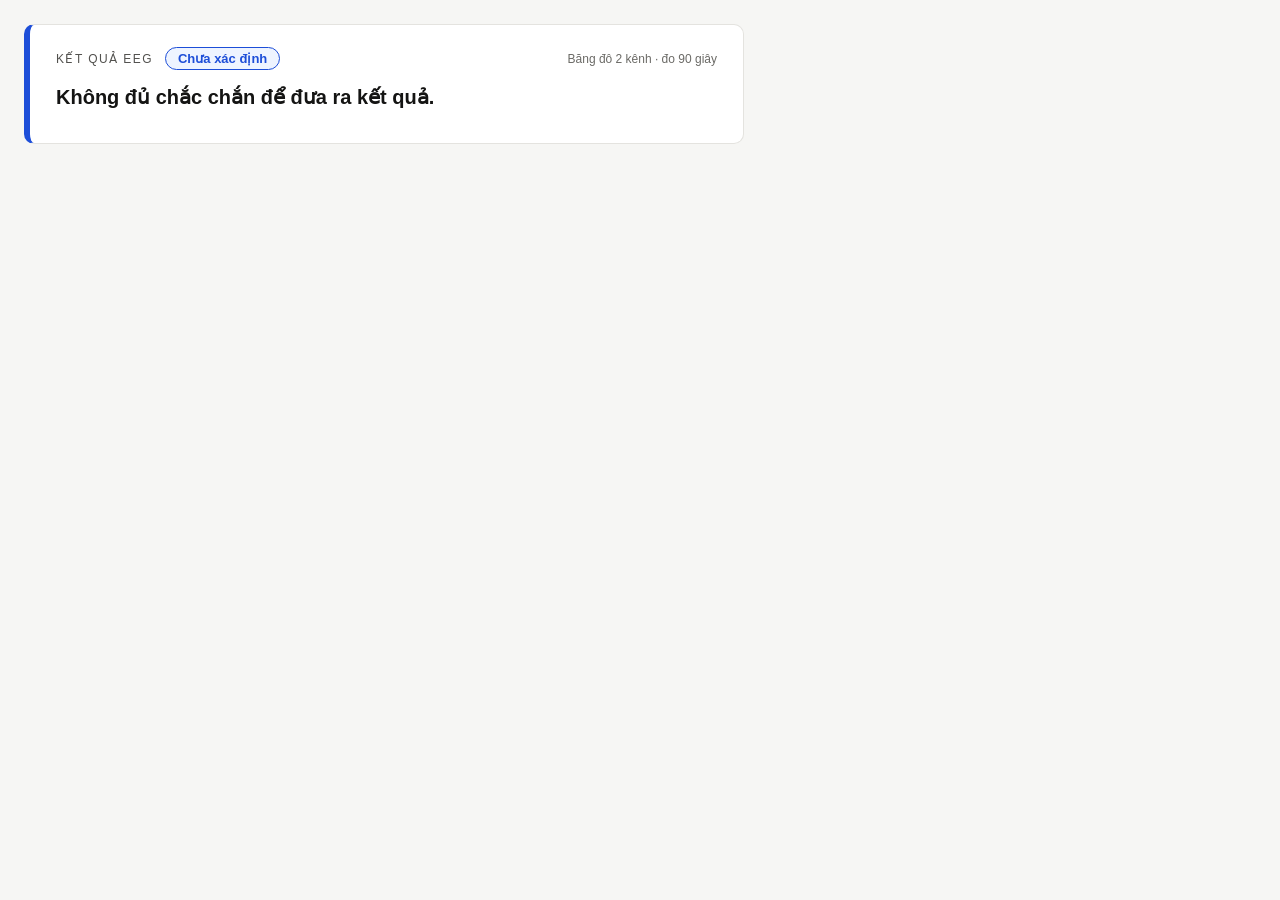
<file: docs/study2/screens/nd_plain.html>
<!doctype html><html lang="vi"><head><meta charset="utf-8"><style>
body{margin:0;background:#f6f6f4;font-family:Inter,'Segoe UI',Roboto,Arial,sans-serif;color:#141413}
.card{box-sizing:border-box;width:720px;margin:24px;padding:22px 26px;background:#fff;
  border:1px solid #e4e3df;border-left:6px solid var(--accent);border-radius:10px}
.top{display:flex;align-items:center;gap:12px;margin-bottom:14px}
.title{font-size:12px;letter-spacing:.12em;text-transform:uppercase;color:#52514e}
.chip{font-size:13px;font-weight:600;color:var(--accent);background:var(--chip);
  border:1px solid var(--accent);border-radius:999px;padding:3px 12px}
.meta{margin-left:auto;font-size:12px;color:#6b6a66}
.head{font-size:20px;font-weight:650;line-height:1.35;margin:0 0 10px}
.action{font-size:16px;line-height:1.5;margin:0 0 8px}
.reason{font-size:14px;color:#52514e;margin:0}
</style></head><body><div class="card" style="--accent:#1d4ed8;--chip:#eef4ff"><div class="top"><span class="title">Kết quả EEG</span><span class="chip">Chưa xác định</span><span class="meta">Băng đô 2 kênh · đo 90 giây</span></div><p class="head">Không đủ chắc chắn để đưa ra kết quả.</p></div></body></html>
</file>
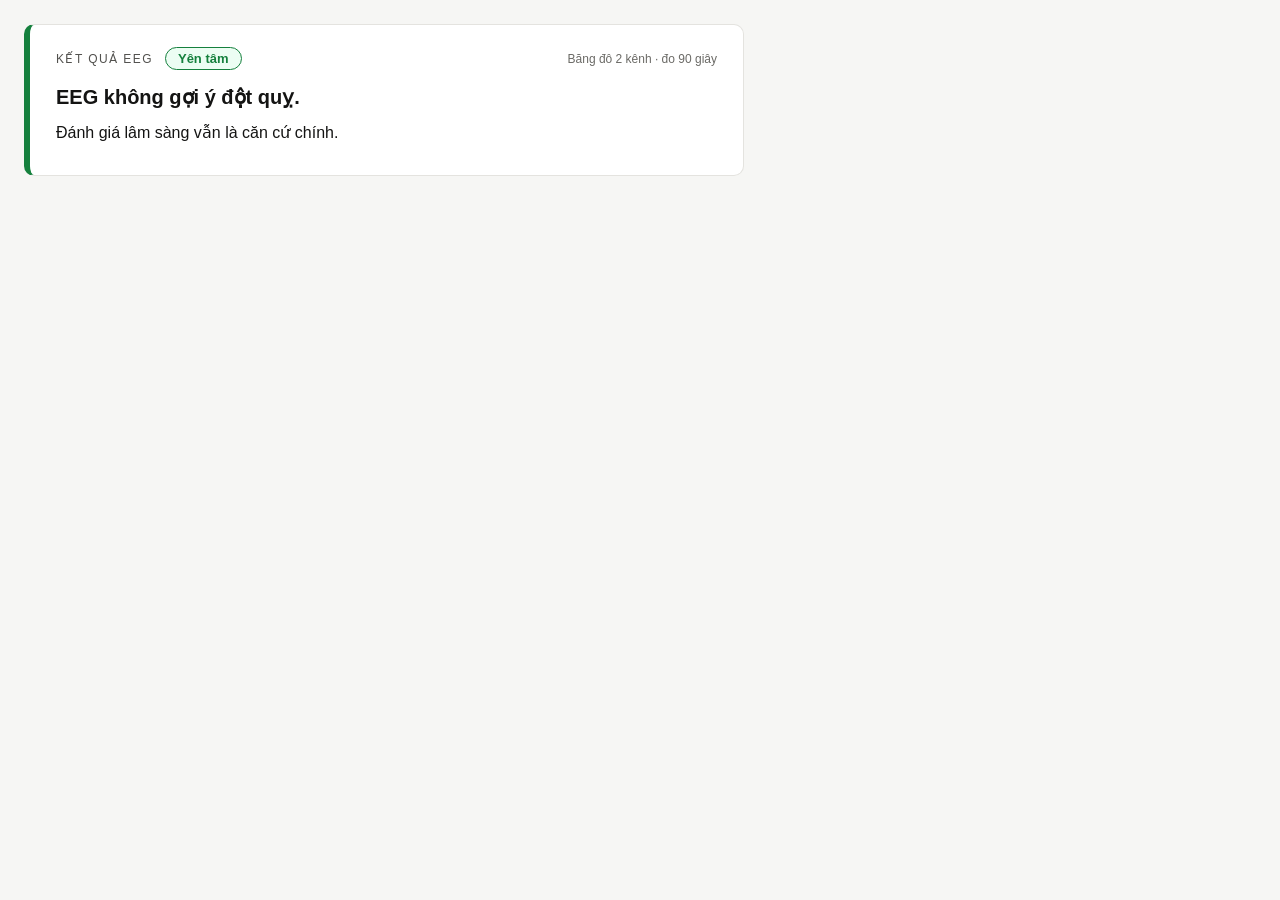
<file: docs/study2/screens/reassure.html>
<!doctype html><html lang="vi"><head><meta charset="utf-8"><style>
body{margin:0;background:#f6f6f4;font-family:Inter,'Segoe UI',Roboto,Arial,sans-serif;color:#141413}
.card{box-sizing:border-box;width:720px;margin:24px;padding:22px 26px;background:#fff;
  border:1px solid #e4e3df;border-left:6px solid var(--accent);border-radius:10px}
.top{display:flex;align-items:center;gap:12px;margin-bottom:14px}
.title{font-size:12px;letter-spacing:.12em;text-transform:uppercase;color:#52514e}
.chip{font-size:13px;font-weight:600;color:var(--accent);background:var(--chip);
  border:1px solid var(--accent);border-radius:999px;padding:3px 12px}
.meta{margin-left:auto;font-size:12px;color:#6b6a66}
.head{font-size:20px;font-weight:650;line-height:1.35;margin:0 0 10px}
.action{font-size:16px;line-height:1.5;margin:0 0 8px}
.reason{font-size:14px;color:#52514e;margin:0}
</style></head><body><div class="card" style="--accent:#15803d;--chip:#ecfdf3"><div class="top"><span class="title">Kết quả EEG</span><span class="chip">Yên tâm</span><span class="meta">Băng đô 2 kênh · đo 90 giây</span></div><p class="head">EEG không gợi ý đột quỵ.</p><p class="action">Đánh giá lâm sàng vẫn là căn cứ chính.</p></div></body></html>
</file>
